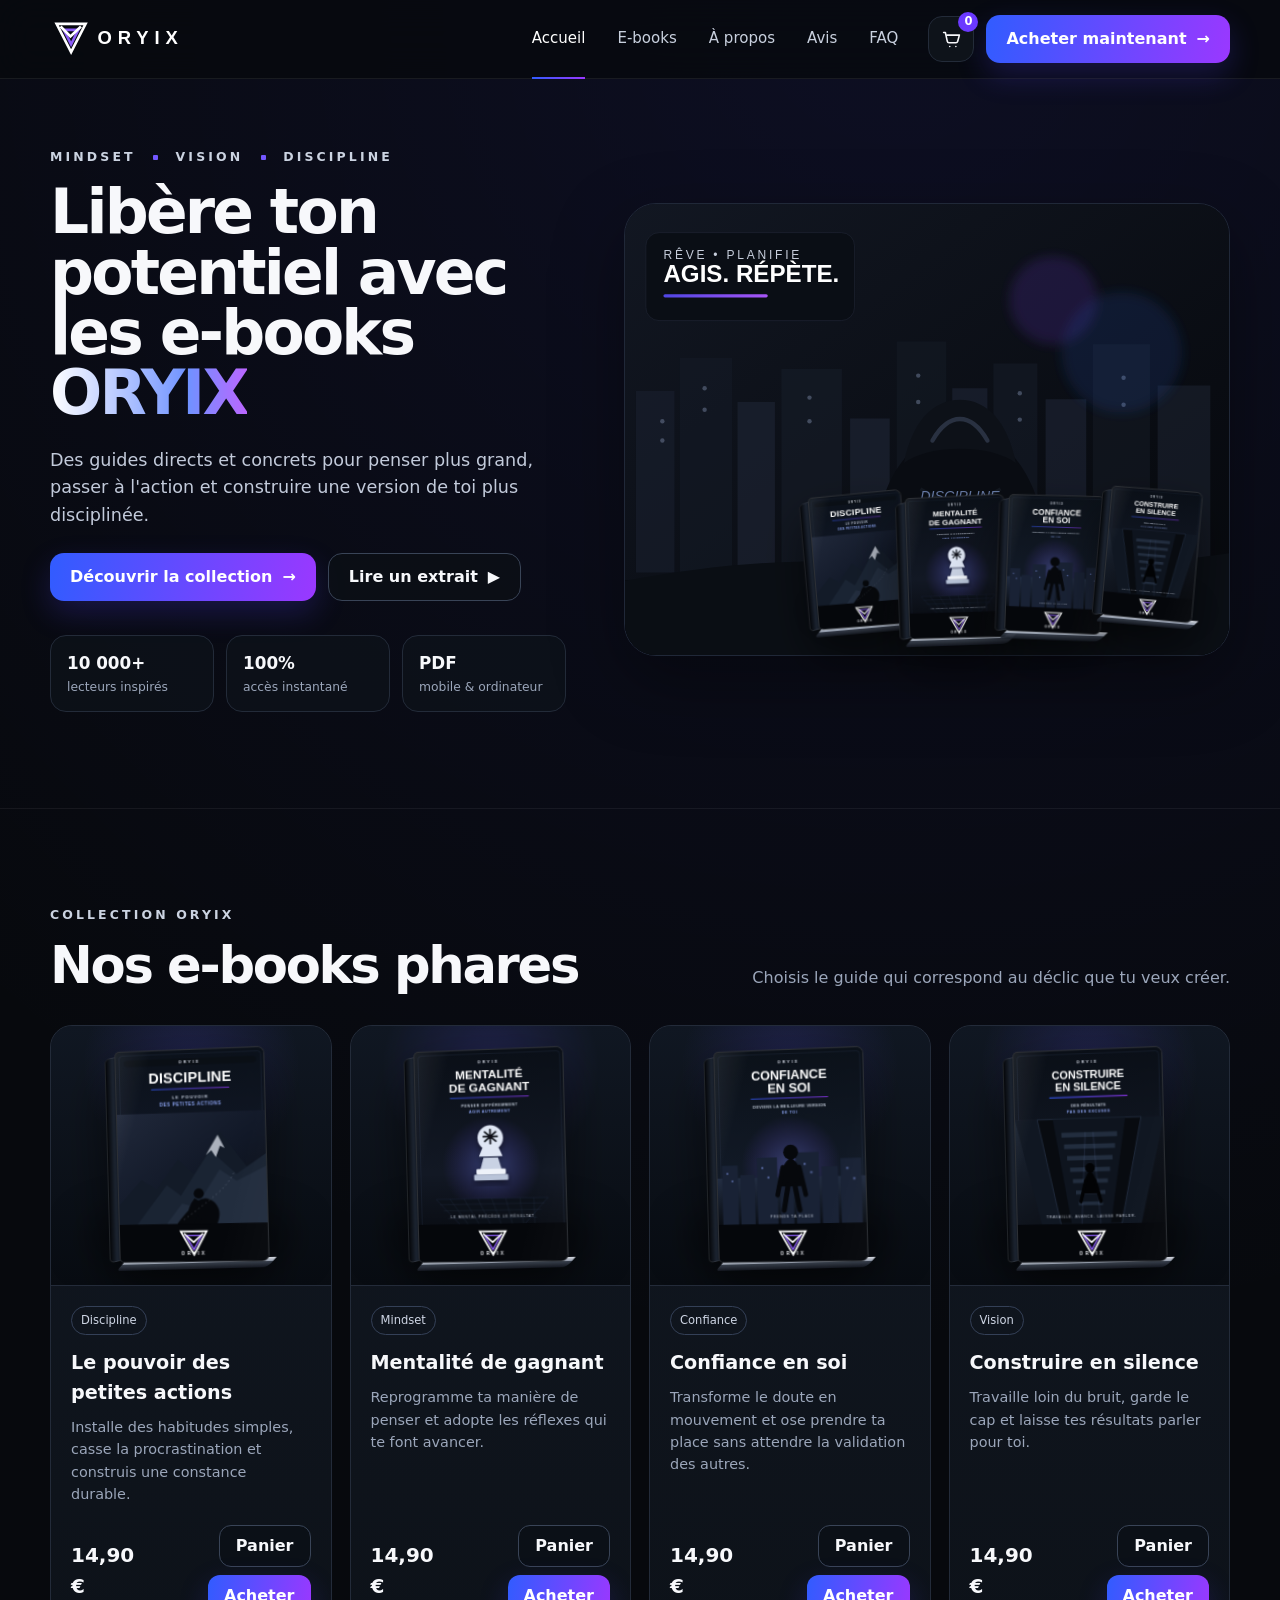
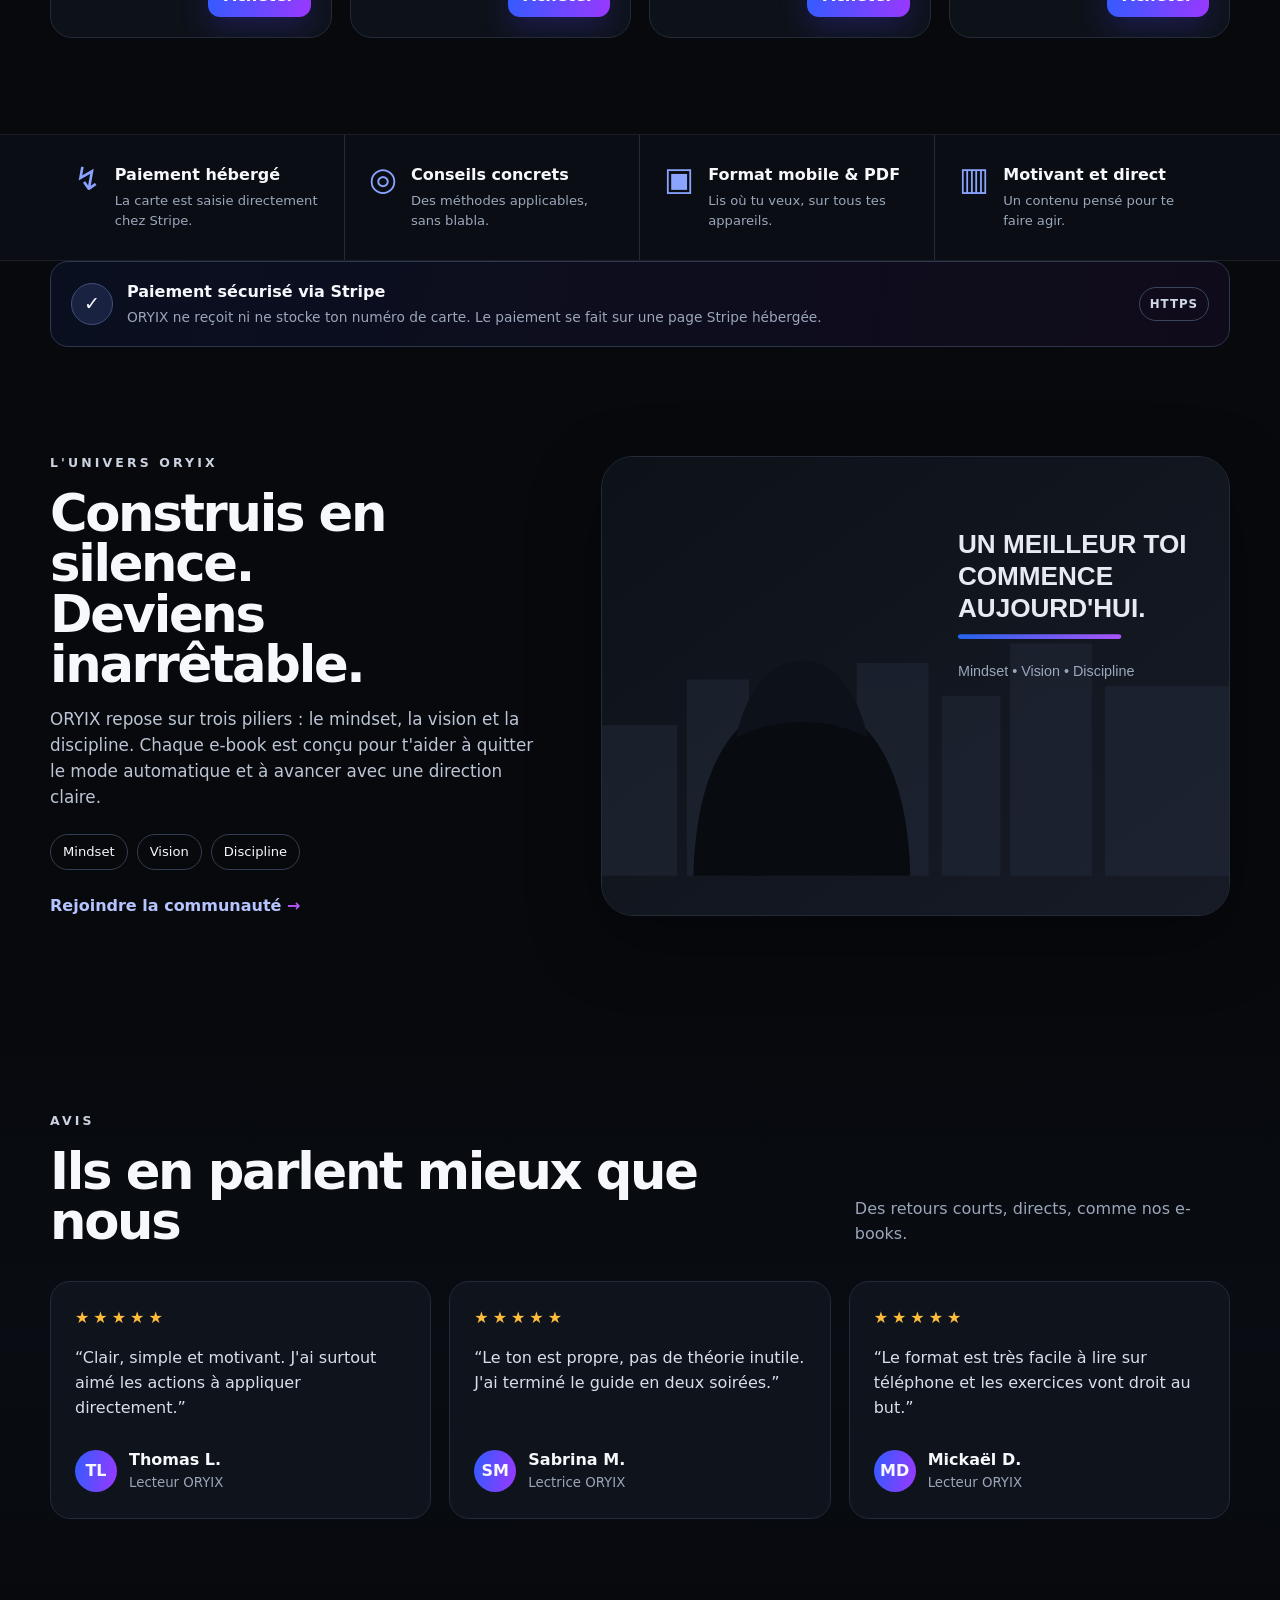
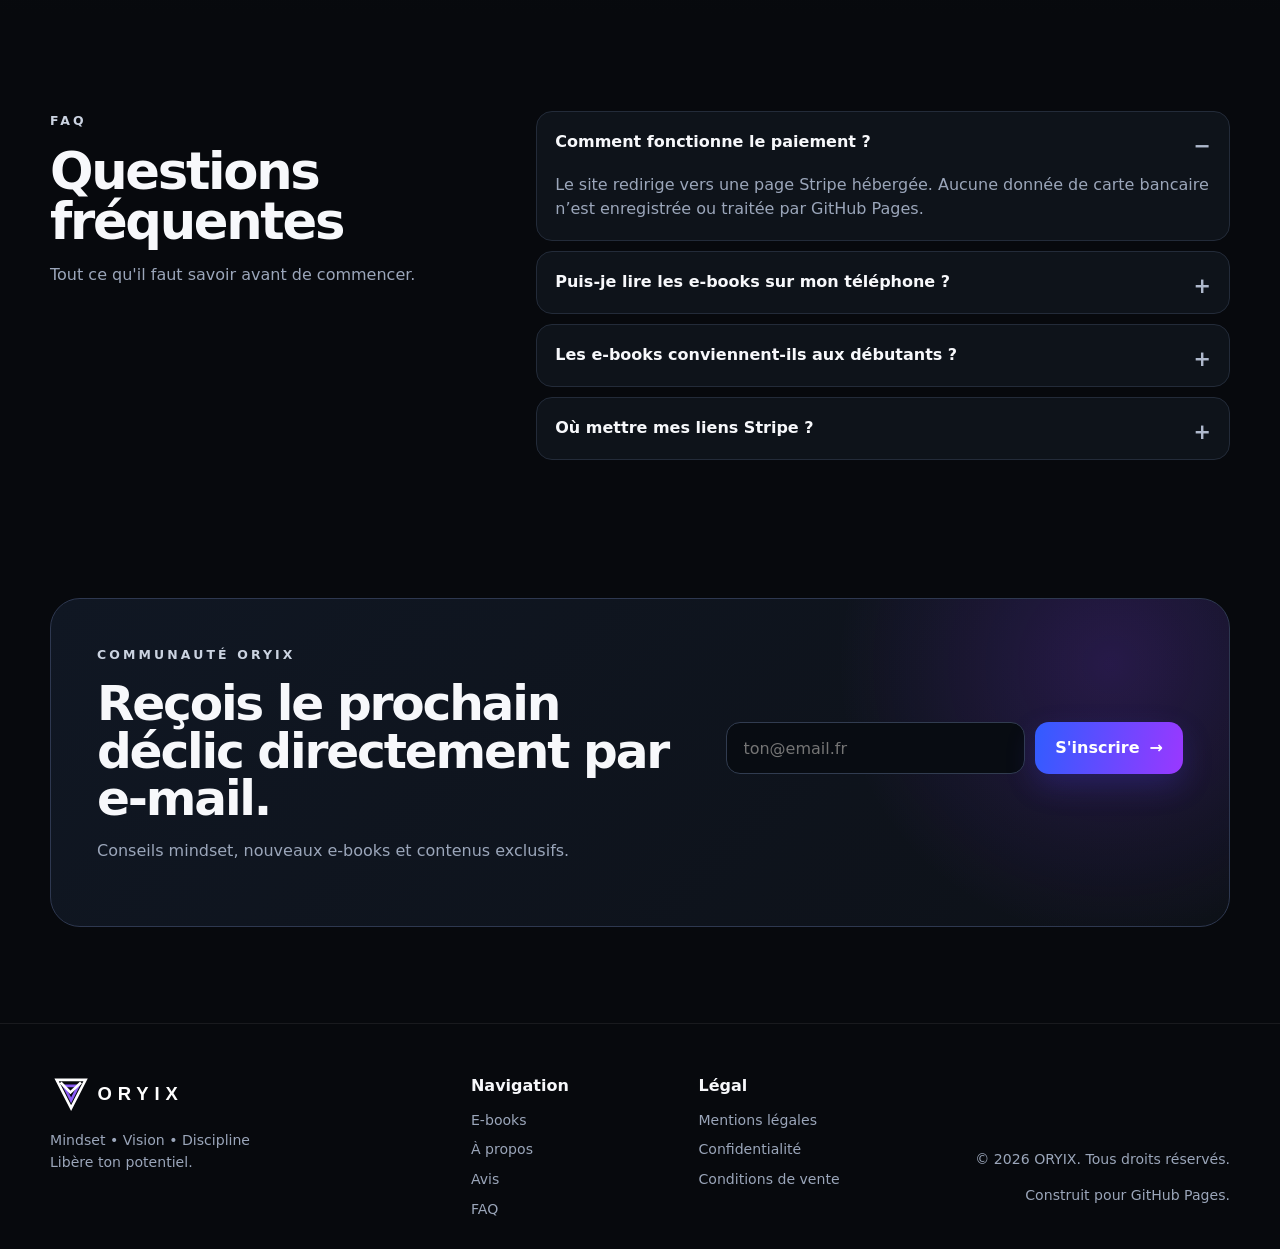
<file: index.html>
<!doctype html>
<html lang="fr">
<head>
  <meta charset="utf-8">
  <meta name="viewport" content="width=device-width, initial-scale=1">
  <meta name="theme-color" content="#07090d">
  <meta name="description" content="ORYIX — e-books de mindset, vision et discipline pour passer à l'action.">
  <title>ORYIX — Libère ton potentiel</title>
  <link rel="icon" href="assets/favicon.svg" type="image/svg+xml">
  <link rel="stylesheet" href="styles.css">
</head>
<body>
  <a class="skip-link" href="#main">Aller au contenu</a>

  <header class="site-header" id="top">
    <div class="container nav-wrap">
      <a class="brand" href="#top" aria-label="ORYIX, accueil">
        <img src="assets/logo.svg" alt="ORYIX">
      </a>

      <button class="menu-toggle" type="button" aria-label="Ouvrir le menu" aria-expanded="false" aria-controls="main-nav">
        <span></span><span></span><span></span>
      </button>

      <nav class="main-nav" id="main-nav" aria-label="Navigation principale">
        <a class="active" href="#top">Accueil</a>
        <a href="#ebooks">E-books</a>
        <a href="#about">À propos</a>
        <a href="#reviews">Avis</a>
        <a href="#faq">FAQ</a>
      </nav>

      <div class="nav-actions">
        <button class="icon-button cart-button" type="button" aria-label="Voir le panier">
          <svg viewBox="0 0 24 24" aria-hidden="true"><path d="M3 4h2l2.2 10.1a2 2 0 0 0 2 1.6h7.9a2 2 0 0 0 1.9-1.4L21 7H7.2M10 20h.01M17 20h.01"/></svg>
          <span class="cart-count" aria-live="polite">0</span>
        </button>
        <a class="btn btn-primary nav-cta" href="#ebooks">Acheter maintenant <span>→</span></a>
      </div>
    </div>
  </header>

  <main id="main">
    <section class="hero section-pad">
      <div class="container hero-grid">
        <div class="hero-copy reveal">
          <p class="eyebrow">MINDSET <i></i> VISION <i></i> DISCIPLINE</p>
          <h1>Libère ton potentiel avec les e-books <span>ORYIX</span></h1>
          <p class="hero-lead">Des guides directs et concrets pour penser plus grand, passer à l'action et construire une version de toi plus disciplinée.</p>
          <div class="hero-buttons">
            <a class="btn btn-primary" href="#ebooks">Découvrir la collection <span>→</span></a>
            <button class="btn btn-ghost preview-button" type="button">Lire un extrait <span>▶</span></button>
          </div>
          <div class="trust-row" aria-label="Avantages principaux">
            <div><strong>10 000+</strong><span>lecteurs inspirés</span></div>
            <div><strong>100%</strong><span>accès instantané</span></div>
            <div><strong>PDF</strong><span>mobile & ordinateur</span></div>
          </div>
        </div>

        <div class="hero-visual reveal" aria-label="Univers ORYIX">
          <img class="hero-art" src="assets/hero-art.svg" alt="Illustration urbaine ORYIX avec une silhouette et une ville de nuit">
          <div class="hero-book-shelf" aria-label="Collection de quatre e-books ORYIX">
            <div class="ebook-mockup hero-book hb1">
              <div class="ebook-cover"><img src="assets/covers/discipline.svg" alt="Couverture de l'e-book Discipline"></div>
            </div>
            <div class="ebook-mockup hero-book hb2">
              <div class="ebook-cover"><img src="assets/covers/mentalite.svg" alt="Couverture de l'e-book Mentalité de gagnant"></div>
            </div>
            <div class="ebook-mockup hero-book hb3">
              <div class="ebook-cover"><img src="assets/covers/confiance.svg" alt="Couverture de l'e-book Confiance en soi"></div>
            </div>
            <div class="ebook-mockup hero-book hb4">
              <div class="ebook-cover"><img src="assets/covers/silence.svg" alt="Couverture de l'e-book Construire en silence"></div>
            </div>
          </div>
        </div>
      </div>
    </section>

    <section class="products section-pad" id="ebooks">
      <div class="container">
        <div class="section-head reveal">
          <div>
            <p class="eyebrow">COLLECTION ORYIX</p>
            <h2>Nos e-books phares</h2>
          </div>
          <p>Choisis le guide qui correspond au déclic que tu veux créer.</p>
        </div>

        <div class="product-grid">
          <article class="product-card reveal" data-product="Discipline" data-price="14.90" data-payment-id="discipline">
            <div class="cover-wrap"><div class="ebook-mockup product-book"><div class="ebook-cover"><img src="assets/covers/discipline.svg" alt="Discipline — Le pouvoir des petites actions"></div></div></div>
            <div class="product-body">
              <span class="pill">Discipline</span>
              <h3>Le pouvoir des petites actions</h3>
              <p>Installe des habitudes simples, casse la procrastination et construis une constance durable.</p>
              <div class="product-bottom"><strong>14,90 €</strong><div class="product-actions"><button class="btn btn-ghost add-cart" type="button">Panier</button><button class="btn btn-primary buy-now" type="button">Acheter</button></div></div>
            </div>
          </article>

          <article class="product-card reveal" data-product="Mentalité de gagnant" data-price="14.90" data-payment-id="mentalite">
            <div class="cover-wrap"><div class="ebook-mockup product-book"><div class="ebook-cover"><img src="assets/covers/mentalite.svg" alt="Mentalité de gagnant"></div></div></div>
            <div class="product-body">
              <span class="pill">Mindset</span>
              <h3>Mentalité de gagnant</h3>
              <p>Reprogramme ta manière de penser et adopte les réflexes qui te font avancer.</p>
              <div class="product-bottom"><strong>14,90 €</strong><div class="product-actions"><button class="btn btn-ghost add-cart" type="button">Panier</button><button class="btn btn-primary buy-now" type="button">Acheter</button></div></div>
            </div>
          </article>

          <article class="product-card reveal" data-product="Confiance en soi" data-price="14.90" data-payment-id="confiance">
            <div class="cover-wrap"><div class="ebook-mockup product-book"><div class="ebook-cover"><img src="assets/covers/confiance.svg" alt="Confiance en soi"></div></div></div>
            <div class="product-body">
              <span class="pill">Confiance</span>
              <h3>Confiance en soi</h3>
              <p>Transforme le doute en mouvement et ose prendre ta place sans attendre la validation des autres.</p>
              <div class="product-bottom"><strong>14,90 €</strong><div class="product-actions"><button class="btn btn-ghost add-cart" type="button">Panier</button><button class="btn btn-primary buy-now" type="button">Acheter</button></div></div>
            </div>
          </article>

          <article class="product-card reveal" data-product="Construire en silence" data-price="14.90" data-payment-id="silence">
            <div class="cover-wrap"><div class="ebook-mockup product-book"><div class="ebook-cover"><img src="assets/covers/silence.svg" alt="Construire en silence"></div></div></div>
            <div class="product-body">
              <span class="pill">Vision</span>
              <h3>Construire en silence</h3>
              <p>Travaille loin du bruit, garde le cap et laisse tes résultats parler pour toi.</p>
              <div class="product-bottom"><strong>14,90 €</strong><div class="product-actions"><button class="btn btn-ghost add-cart" type="button">Panier</button><button class="btn btn-primary buy-now" type="button">Acheter</button></div></div>
            </div>
          </article>
        </div>
      </div>
    </section>

    <section class="benefits">
      <div class="container benefit-grid">
        <div class="benefit reveal"><span class="benefit-icon">↯</span><div><h3>Paiement hébergé</h3><p>La carte est saisie directement chez Stripe.</p></div></div>
        <div class="benefit reveal"><span class="benefit-icon">◎</span><div><h3>Conseils concrets</h3><p>Des méthodes applicables, sans blabla.</p></div></div>
        <div class="benefit reveal"><span class="benefit-icon">▣</span><div><h3>Format mobile & PDF</h3><p>Lis où tu veux, sur tous tes appareils.</p></div></div>
        <div class="benefit reveal"><span class="benefit-icon">▥</span><div><h3>Motivant et direct</h3><p>Un contenu pensé pour te faire agir.</p></div></div>
      </div>
    </section>

    <section class="payment-security" aria-label="Sécurité des paiements">
      <div class="container payment-security-inner reveal">
        <div class="security-mark" aria-hidden="true">✓</div>
        <div><strong>Paiement sécurisé via Stripe</strong><span>ORYIX ne reçoit ni ne stocke ton numéro de carte. Le paiement se fait sur une page Stripe hébergée.</span></div>
        <span class="security-chip">HTTPS</span>
      </div>
    </section>

    <section class="about section-pad" id="about">
      <div class="container about-grid">
        <div class="about-copy reveal">
          <p class="eyebrow">L'UNIVERS ORYIX</p>
          <h2>Construis en silence.<br>Deviens inarrêtable.</h2>
          <p>ORYIX repose sur trois piliers : le mindset, la vision et la discipline. Chaque e-book est conçu pour t'aider à quitter le mode automatique et à avancer avec une direction claire.</p>
          <div class="tag-row"><span>Mindset</span><span>Vision</span><span>Discipline</span></div>
          <a class="text-link" href="#newsletter">Rejoindre la communauté <span>→</span></a>
        </div>
        <div class="about-image reveal"><img src="assets/about-art.svg" alt="Illustration ORYIX : un meilleur toi commence aujourd'hui"></div>
      </div>
    </section>

    <section class="reviews section-pad" id="reviews">
      <div class="container">
        <div class="section-head reveal"><div><p class="eyebrow">AVIS</p><h2>Ils en parlent mieux que nous</h2></div><p>Des retours courts, directs, comme nos e-books.</p></div>
        <div class="review-grid">
          <article class="review-card reveal"><div class="stars">★★★★★</div><p>“Clair, simple et motivant. J'ai surtout aimé les actions à appliquer directement.”</p><div class="person"><span>TL</span><div><strong>Thomas L.</strong><small>Lecteur ORYIX</small></div></div></article>
          <article class="review-card reveal"><div class="stars">★★★★★</div><p>“Le ton est propre, pas de théorie inutile. J'ai terminé le guide en deux soirées.”</p><div class="person"><span>SM</span><div><strong>Sabrina M.</strong><small>Lectrice ORYIX</small></div></div></article>
          <article class="review-card reveal"><div class="stars">★★★★★</div><p>“Le format est très facile à lire sur téléphone et les exercices vont droit au but.”</p><div class="person"><span>MD</span><div><strong>Mickaël D.</strong><small>Lecteur ORYIX</small></div></div></article>
        </div>
      </div>
    </section>

    <section class="faq section-pad" id="faq">
      <div class="container faq-grid">
        <div class="faq-intro reveal"><p class="eyebrow">FAQ</p><h2>Questions fréquentes</h2><p>Tout ce qu'il faut savoir avant de commencer.</p></div>
        <div class="accordion reveal">
          <details open><summary>Comment fonctionne le paiement ?</summary><p>Le site redirige vers une page Stripe hébergée. Aucune donnée de carte bancaire n’est enregistrée ou traitée par GitHub Pages.</p></details>
          <details><summary>Puis-je lire les e-books sur mon téléphone ?</summary><p>Oui. Le design prévoit des fichiers PDF lisibles sur mobile, tablette et ordinateur.</p></details>
          <details><summary>Les e-books conviennent-ils aux débutants ?</summary><p>Oui. Le contenu est présenté de manière progressive et orientée action.</p></details>
          <details><summary>Où mettre mes liens Stripe ?</summary><p>Ajoute uniquement les URLs publiques Stripe Payment Link dans <code>payment-config.js</code>. Ne publie jamais de clé secrète Stripe dans GitHub.</p></details>
        </div>
      </div>
    </section>

    <section class="newsletter section-pad" id="newsletter">
      <div class="container newsletter-box reveal">
        <div><p class="eyebrow">COMMUNAUTÉ ORYIX</p><h2>Reçois le prochain déclic directement par e-mail.</h2><p>Conseils mindset, nouveaux e-books et contenus exclusifs.</p></div>
        <form class="newsletter-form" novalidate>
          <label class="sr-only" for="email">Ton e-mail</label>
          <input id="email" name="email" type="email" autocomplete="email" placeholder="ton@email.fr" required>
          <button class="btn btn-primary" type="submit">S'inscrire <span>→</span></button>
          <p class="form-message" aria-live="polite"></p>
        </form>
      </div>
    </section>
  </main>

  <footer class="site-footer">
    <div class="container footer-grid">
      <div><img class="footer-logo" src="assets/logo.svg" alt="ORYIX"><p>Mindset • Vision • Discipline<br>Libère ton potentiel.</p></div>
      <div class="footer-links"><strong>Navigation</strong><a href="#ebooks">E-books</a><a href="#about">À propos</a><a href="#reviews">Avis</a><a href="#faq">FAQ</a></div>
      <div class="footer-links"><strong>Légal</strong><a href="mentions-legales.html">Mentions légales</a><a href="confidentialite.html">Confidentialité</a><a href="conditions.html">Conditions de vente</a></div>
      <div class="footer-note"><p>© <span id="year"></span> ORYIX. Tous droits réservés.</p><p>Construit pour GitHub Pages.</p></div>
    </div>
  </footer>

  <aside class="cart-panel" aria-hidden="true" aria-label="Panier">
    <div class="cart-head"><h2>Ton panier</h2><button class="icon-button close-cart" type="button" aria-label="Fermer le panier">×</button></div>
    <div class="cart-items"></div>
    <div class="cart-empty">Ton panier est vide.</div>
    <div class="cart-footer"><div><span>Total</span><strong class="cart-total">0,00 €</strong></div><button class="btn btn-primary checkout-button" type="button" disabled>Continuer vers le paiement</button><small class="checkout-help">Aucune donnée bancaire n’est collectée sur ce site. Ajoute tes Payment Links dans <code>payment-config.js</code>.</small></div>
  </aside>
  <div class="overlay" hidden></div>

  <dialog class="payment-modal">
    <button class="payment-modal-close" type="button" aria-label="Fermer">×</button>
    <p class="eyebrow">PAIEMENT SÉCURISÉ</p>
    <h2 class="payment-modal-title">Paiement Stripe</h2>
    <p class="payment-modal-text">Ajoute ton Payment Link Stripe dans payment-config.js.</p>
    <div class="payment-note"><strong>À ne jamais publier :</strong> une clé <code>sk_live_...</code> ou <code>sk_test_...</code>.</div>
  </dialog>

  <dialog class="preview-modal">
    <button class="modal-close" type="button" aria-label="Fermer">×</button>
    <p class="eyebrow">EXTRAIT</p>
    <h2>Discipline — Le pouvoir des petites actions</h2>
    <p class="quote">“Tu n'as pas besoin d'une motivation parfaite. Tu as besoin d'un système assez simple pour continuer les jours où l'envie n'est pas là.”</p>
    <p>Cette fenêtre sert d'exemple. Tu peux remplacer ce texte par un vrai extrait, une vidéo ou un aperçu PDF.</p>
  </dialog>

  <script src="payment-config.js"></script>
  <script src="script.js"></script>
</body>
</html>
</file>
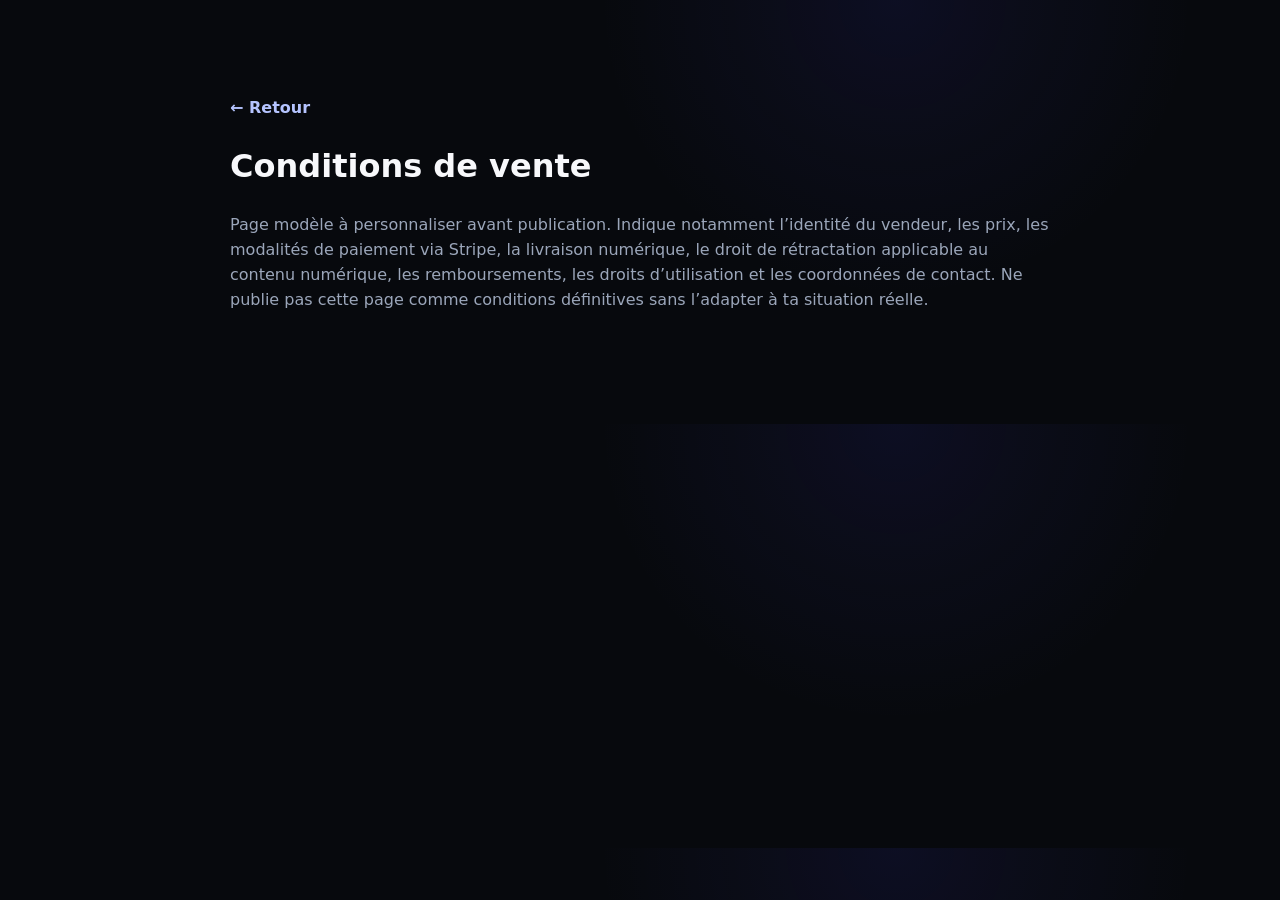
<file: conditions.html>
<!doctype html>
<html lang="fr"><head><meta charset="utf-8"><meta name="viewport" content="width=device-width,initial-scale=1"><title>Conditions de vente — ORYIX</title><link rel="stylesheet" href="styles.css"></head>
<body><main class="section-pad"><div class="container" style="max-width:820px"><a class="text-link" href="index.html">← Retour</a><h1>Conditions de vente</h1><p style="color:#9ba6ba">Page modèle à personnaliser avant publication. Indique notamment l’identité du vendeur, les prix, les modalités de paiement via Stripe, la livraison numérique, le droit de rétractation applicable au contenu numérique, les remboursements, les droits d’utilisation et les coordonnées de contact. Ne publie pas cette page comme conditions définitives sans l’adapter à ta situation réelle.</p></div></main></body></html>
</file>
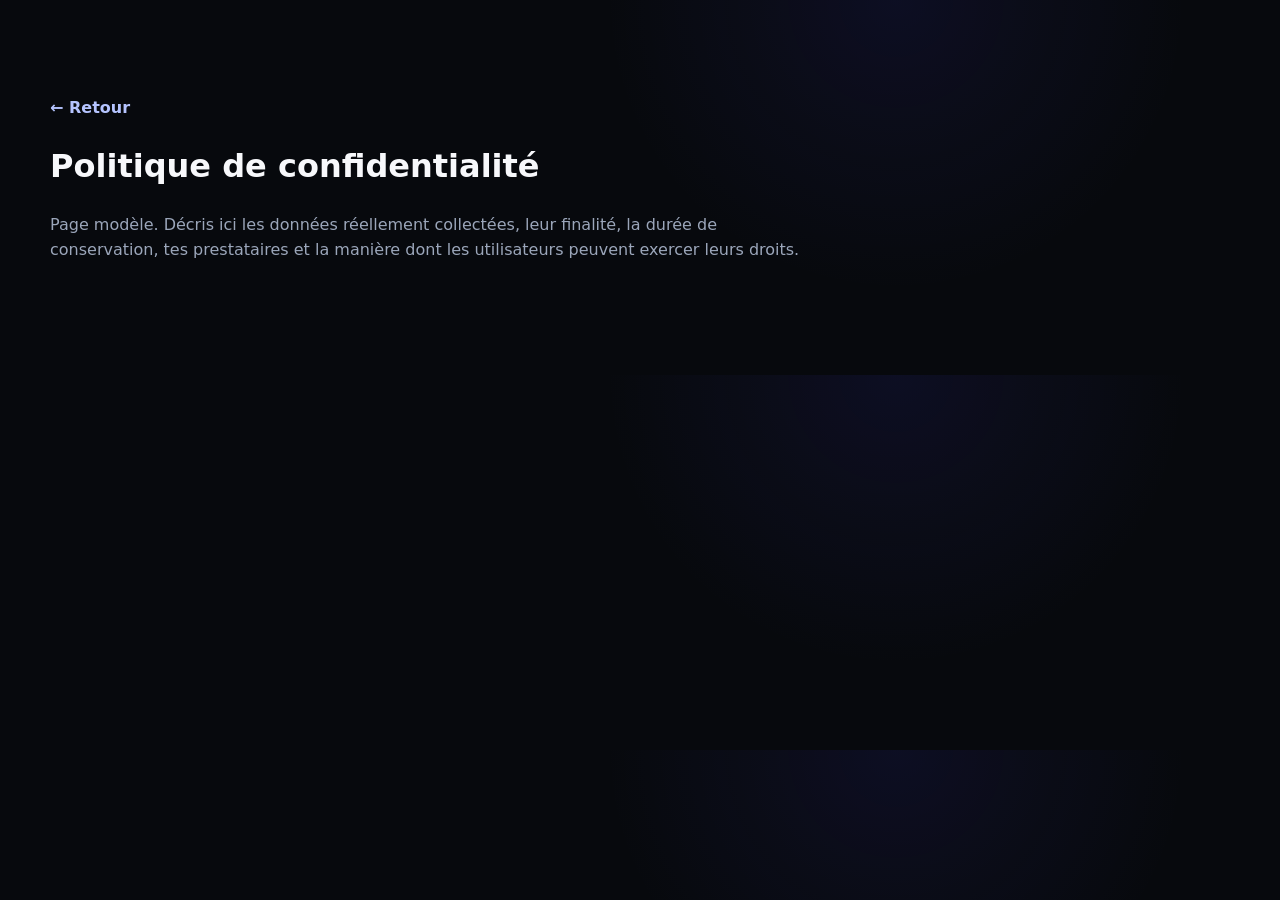
<file: confidentialite.html>
<!doctype html><html lang="fr"><head><meta charset="utf-8"><meta name="viewport" content="width=device-width,initial-scale=1"><title>Confidentialité — ORYIX</title><link rel="stylesheet" href="styles.css"></head><body><main class="section-pad"><div class="container"><a class="text-link" href="index.html">← Retour</a><h1>Politique de confidentialité</h1><p style="color:#9ba6ba;max-width:760px">Page modèle. Décris ici les données réellement collectées, leur finalité, la durée de conservation, tes prestataires et la manière dont les utilisateurs peuvent exercer leurs droits.</p></div></main></body></html>
</file>
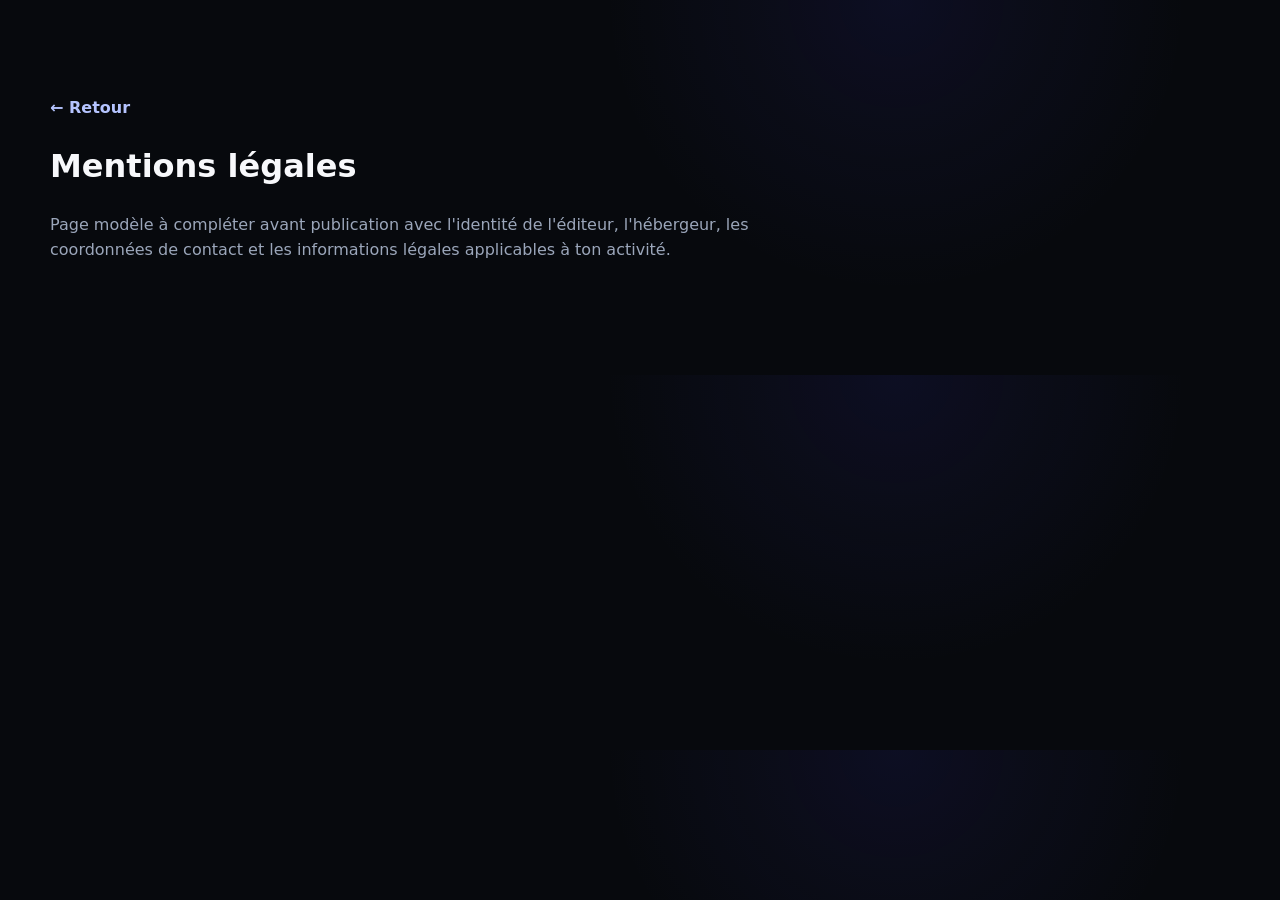
<file: mentions-legales.html>
<!doctype html><html lang="fr"><head><meta charset="utf-8"><meta name="viewport" content="width=device-width,initial-scale=1"><title>Mentions légales — ORYIX</title><link rel="stylesheet" href="styles.css"></head><body><main class="section-pad"><div class="container"><a class="text-link" href="index.html">← Retour</a><h1>Mentions légales</h1><p style="color:#9ba6ba;max-width:760px">Page modèle à compléter avant publication avec l'identité de l'éditeur, l'hébergeur, les coordonnées de contact et les informations légales applicables à ton activité.</p></div></main></body></html>
</file>
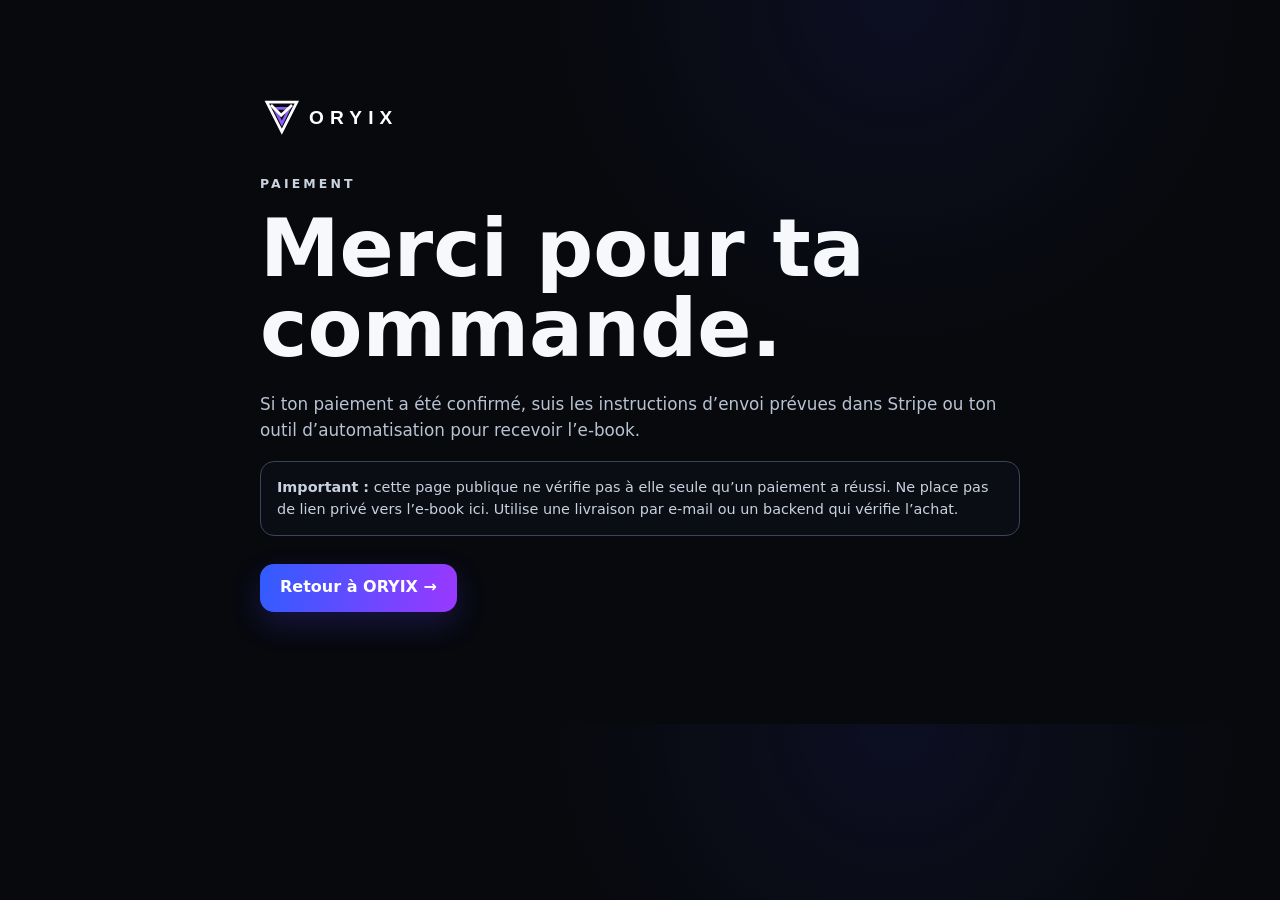
<file: merci.html>
<!doctype html>
<html lang="fr">
<head>
  <meta charset="utf-8">
  <meta name="viewport" content="width=device-width,initial-scale=1">
  <meta name="theme-color" content="#07090d">
  <title>Merci — ORYIX</title>
  <link rel="icon" href="assets/favicon.svg" type="image/svg+xml">
  <link rel="stylesheet" href="styles.css">
</head>
<body>
  <main class="section-pad">
    <div class="container" style="max-width:760px">
      <img src="assets/logo.svg" alt="ORYIX" style="width:150px;margin-bottom:34px">
      <p class="eyebrow">PAIEMENT</p>
      <h1 style="font-size:clamp(2.6rem,8vw,5rem);line-height:1;margin:0 0 22px">Merci pour ta commande.</h1>
      <p style="color:#b8c2d2;font-size:1.05rem">Si ton paiement a été confirmé, suis les instructions d’envoi prévues dans Stripe ou ton outil d’automatisation pour recevoir l’e-book.</p>
      <div class="payment-note"><strong>Important :</strong> cette page publique ne vérifie pas à elle seule qu’un paiement a réussi. Ne place pas de lien privé vers l’e-book ici. Utilise une livraison par e-mail ou un backend qui vérifie l’achat.</div>
      <p style="margin-top:28px"><a class="btn btn-primary" href="index.html">Retour à ORYIX →</a></p>
    </div>
  </main>
</body>
</html>
</file>
<file: styles.css>
:root{
  --bg:#07090d;
  --bg-soft:#0c1016;
  --panel:#10151d;
  --panel-2:#141a24;
  --text:#f7f8fb;
  --muted:#9ba6ba;
  --line:#232b39;
  --blue:#315cff;
  --purple:#9a38ff;
  --accent:linear-gradient(100deg,var(--blue),var(--purple));
  --radius:24px;
  --shadow:0 24px 70px rgba(0,0,0,.35);
  --container:min(1180px,calc(100% - 40px));
}
*{box-sizing:border-box}
html{scroll-behavior:smooth}
body{margin:0;background:radial-gradient(circle at 70% 0%,rgba(76,71,255,.09),transparent 30%),var(--bg);color:var(--text);font-family:Inter,ui-sans-serif,system-ui,-apple-system,BlinkMacSystemFont,"Segoe UI",sans-serif;line-height:1.55;overflow-x:hidden}
img{max-width:100%;display:block}
a{color:inherit;text-decoration:none}
button,input{font:inherit}
button{color:inherit}
.container{width:var(--container);margin-inline:auto}
.section-pad{padding:96px 0}
.sr-only{position:absolute!important;width:1px;height:1px;padding:0;margin:-1px;overflow:hidden;clip:rect(0,0,0,0);white-space:nowrap;border:0}
.skip-link{position:absolute;left:-999px;top:12px;background:#fff;color:#000;padding:10px 14px;border-radius:10px;z-index:999}.skip-link:focus{left:12px}
.site-header{position:sticky;top:0;z-index:60;background:rgba(7,9,13,.78);backdrop-filter:blur(18px);border-bottom:1px solid rgba(255,255,255,.07)}
.nav-wrap{height:78px;display:flex;align-items:center;gap:30px}.brand img{width:145px}.main-nav{margin-left:auto;display:flex;align-items:center;gap:32px}.main-nav a{color:#c8d0de;font-size:.94rem;transition:.2s}.main-nav a:hover,.main-nav a.active{color:#fff}.main-nav a.active{position:relative}.main-nav a.active:after{content:"";position:absolute;left:0;right:0;bottom:-28px;height:2px;background:var(--accent)}
.nav-actions{display:flex;align-items:center;gap:12px}.icon-button{width:46px;height:46px;border:1px solid var(--line);border-radius:14px;background:#0e131a;display:grid;place-items:center;cursor:pointer}.icon-button svg{width:21px;fill:none;stroke:currentColor;stroke-width:1.8;stroke-linecap:round;stroke-linejoin:round}.cart-button{position:relative}.cart-count{position:absolute;right:-5px;top:-5px;min-width:20px;height:20px;padding:0 5px;border-radius:999px;background:#6b39ff;color:#fff;display:grid;place-items:center;font-size:.72rem;font-weight:800}
.btn{border:0;border-radius:14px;min-height:48px;padding:0 20px;display:inline-flex;align-items:center;justify-content:center;gap:10px;font-weight:750;cursor:pointer;transition:transform .2s ease,filter .2s ease,border-color .2s ease;background:none}.btn:hover{transform:translateY(-2px)}.btn-primary{background:var(--accent);color:#fff;box-shadow:0 12px 30px rgba(83,62,255,.22)}.btn-primary:hover{filter:brightness(1.08)}.btn-ghost{border:1px solid #394457;background:rgba(12,16,22,.72)}
.menu-toggle{display:none;background:none;border:0;padding:8px;cursor:pointer}.menu-toggle span{display:block;width:25px;height:2px;background:#fff;margin:5px 0;border-radius:2px}
.hero{padding-top:68px}.hero-grid{display:grid;grid-template-columns:.92fr 1.08fr;gap:58px;align-items:center}.eyebrow{font-size:.78rem;font-weight:850;letter-spacing:.25em;color:#cbd3e1;margin:0 0 16px}.eyebrow i{display:inline-block;width:5px;height:5px;background:#7357ff;border-radius:1px;vertical-align:middle;margin:0 10px}.hero h1,.section-head h2,.about h2,.faq h2,.newsletter h2{font-size:clamp(2.25rem,4.8vw,5rem);line-height:.98;letter-spacing:-.045em;margin:0}.hero h1 span{background:linear-gradient(90deg,#fff,#6f92ff 70%,#bb66ff);-webkit-background-clip:text;background-clip:text;color:transparent}.hero-lead{font-size:1.1rem;color:#c2cada;max-width:630px;margin:24px 0}.hero-buttons{display:flex;flex-wrap:wrap;gap:12px}.trust-row{display:grid;grid-template-columns:repeat(3,1fr);gap:12px;margin-top:34px}.trust-row div{padding:14px 16px;border:1px solid var(--line);border-radius:16px;background:rgba(14,19,26,.7)}.trust-row strong,.trust-row span{display:block}.trust-row strong{font-size:1.05rem}.trust-row span{font-size:.77rem;color:var(--muted);margin-top:2px}.hero-visual{position:relative;min-width:0}.hero-art{border-radius:32px;border:1px solid #202838;box-shadow:var(--shadow)}.floating-book{position:absolute;width:23%;filter:drop-shadow(0 26px 24px rgba(0,0,0,.45));transform-origin:bottom center}.floating-book img{border-radius:5px}.b1{right:8%;bottom:8%;transform:rotate(4deg)}.b2{right:28%;bottom:5%;transform:rotate(-2deg) scale(.93)}.b3{right:48%;bottom:5%;transform:rotate(-6deg) scale(.87)}
.products{border-top:1px solid rgba(255,255,255,.06)}.section-head{display:flex;justify-content:space-between;align-items:end;gap:40px;margin-bottom:34px}.section-head h2,.about h2,.faq h2,.newsletter h2{font-size:clamp(2rem,4vw,3.6rem)}.section-head>p{max-width:480px;color:var(--muted);margin:0}.product-grid{display:grid;grid-template-columns:repeat(4,1fr);gap:18px}.product-card{min-width:0;background:linear-gradient(180deg,#111721,#0d1219);border:1px solid var(--line);border-radius:22px;overflow:hidden;display:flex;flex-direction:column;transition:transform .25s ease,border-color .25s ease}.product-card:hover{transform:translateY(-5px);border-color:#3a4660}.cover-wrap{aspect-ratio:1.25;background:radial-gradient(circle at 50% 20%,rgba(108,92,255,.16),transparent 58%),#0c1118;display:grid;place-items:center;padding:20px;border-bottom:1px solid var(--line)}.cover-wrap img{height:100%;width:auto;border-radius:6px;box-shadow:0 18px 35px rgba(0,0,0,.35)}.product-body{padding:20px;display:flex;flex-direction:column;flex:1}.pill{align-self:flex-start;font-size:.72rem;color:#cfd6e5;border:1px solid #344057;border-radius:999px;padding:5px 9px}.product-body h3{font-size:1.2rem;margin:13px 0 8px}.product-body p{font-size:.9rem;color:var(--muted);margin:0 0 20px}.product-bottom{margin-top:auto;display:flex;align-items:center;justify-content:space-between;gap:12px}.product-bottom strong{font-size:1.25rem}.product-bottom .btn{min-height:42px;padding:0 16px;border-radius:12px}
.benefits{border-block:1px solid rgba(255,255,255,.07);background:#0a0e14}.benefit-grid{display:grid;grid-template-columns:repeat(4,1fr)}.benefit{display:flex;gap:14px;padding:28px 24px;border-right:1px solid var(--line)}.benefit:last-child{border-right:0}.benefit-icon{font-size:2rem;line-height:1;color:#8aa4ff}.benefit h3{margin:0 0 3px;font-size:1rem}.benefit p{margin:0;color:var(--muted);font-size:.82rem}
.about-grid{display:grid;grid-template-columns:.88fr 1.12fr;gap:56px;align-items:center}.about-copy>p:not(.eyebrow){color:#bcc5d4;font-size:1.05rem;max-width:570px}.tag-row{display:flex;flex-wrap:wrap;gap:9px;margin:24px 0}.tag-row span{border:1px solid #343e51;border-radius:999px;padding:7px 12px;font-size:.82rem}.text-link{font-weight:750;color:#b5c4ff}.text-link span{color:#b559ff}.about-image img{border:1px solid var(--line);border-radius:32px;box-shadow:var(--shadow)}
.reviews{background:linear-gradient(180deg,transparent,#090d13 55%,transparent)}.review-grid{display:grid;grid-template-columns:repeat(3,1fr);gap:18px}.review-card{background:#0f141c;border:1px solid var(--line);border-radius:20px;padding:24px}.stars{color:#ffbd3b;letter-spacing:4px}.review-card>p{color:#d9deea;min-height:86px}.person{display:flex;gap:12px;align-items:center}.person>span{width:42px;height:42px;border-radius:50%;background:var(--accent);display:grid;place-items:center;font-weight:800}.person strong,.person small{display:block}.person small{color:var(--muted)}
.faq-grid{display:grid;grid-template-columns:.75fr 1.25fr;gap:70px}.faq-intro>p:last-child{color:var(--muted)}.accordion{display:grid;gap:10px}.accordion details{border:1px solid var(--line);border-radius:16px;background:#0e131a;padding:0 18px}.accordion summary{cursor:pointer;list-style:none;padding:18px 32px 18px 0;font-weight:750;position:relative}.accordion summary::-webkit-details-marker{display:none}.accordion summary:after{content:"+";position:absolute;right:0;font-size:1.3rem;color:#aeb8cc}.accordion details[open] summary:after{content:"−"}.accordion details p{margin:0 0 18px;color:var(--muted)}
.newsletter{padding-top:42px}.newsletter-box{border:1px solid #2e3850;background:radial-gradient(circle at 90% 20%,rgba(138,54,255,.2),transparent 25%),linear-gradient(135deg,#101723,#0d1118);border-radius:30px;padding:46px;display:grid;grid-template-columns:1fr .78fr;gap:44px;align-items:center}.newsletter h2{font-size:clamp(2rem,3.8vw,3.2rem)}.newsletter-box>div>p:last-child{color:var(--muted)}.newsletter-form{display:grid;grid-template-columns:1fr auto;gap:10px}.newsletter-form input{min-width:0;background:#080c12;border:1px solid #313c50;color:#fff;border-radius:14px;padding:0 16px;height:52px;outline:none}.newsletter-form input:focus{border-color:#6b6fff;box-shadow:0 0 0 3px rgba(85,75,255,.15)}.form-message{grid-column:1/-1;margin:0;min-height:1.3em;color:#aeb9cc;font-size:.84rem}
.site-footer{border-top:1px solid rgba(255,255,255,.07);padding:50px 0 28px}.footer-grid{display:grid;grid-template-columns:1.4fr .7fr .8fr 1fr;gap:34px}.footer-logo{width:145px;margin-bottom:12px}.footer-grid p{color:var(--muted);font-size:.88rem}.footer-links{display:flex;flex-direction:column;gap:8px}.footer-links strong{margin-bottom:3px}.footer-links a{color:var(--muted);font-size:.88rem}.footer-links a:hover{color:#fff}.footer-note{text-align:right;align-self:end}
.cart-panel{position:fixed;right:0;top:0;height:100%;width:min(430px,92vw);z-index:100;background:#0b0f15;border-left:1px solid var(--line);transform:translateX(102%);transition:transform .3s ease;display:flex;flex-direction:column;padding:20px}.cart-panel.open{transform:none}.cart-head{display:flex;align-items:center;justify-content:space-between;border-bottom:1px solid var(--line);padding-bottom:15px}.cart-head h2{margin:0}.cart-items{display:grid;gap:10px;padding:18px 0;overflow:auto}.cart-item{display:grid;grid-template-columns:1fr auto;gap:12px;border:1px solid var(--line);border-radius:14px;padding:14px;background:#10151d}.cart-item small{display:block;color:var(--muted)}.cart-item button{background:none;border:0;color:#a8b1c2;cursor:pointer}.cart-empty{color:var(--muted);padding:30px 0}.cart-footer{margin-top:auto;border-top:1px solid var(--line);padding-top:18px}.cart-footer>div{display:flex;justify-content:space-between;font-size:1.15rem;margin-bottom:14px}.cart-footer .btn{width:100%}.cart-footer small{display:block;color:var(--muted);margin-top:10px}.overlay{position:fixed;inset:0;background:rgba(0,0,0,.65);z-index:90}.preview-modal{max-width:620px;width:calc(100% - 30px);background:#0e131a;color:#fff;border:1px solid #2f394c;border-radius:24px;padding:34px;box-shadow:var(--shadow)}.preview-modal::backdrop{background:rgba(0,0,0,.72)}.modal-close{position:absolute;right:16px;top:14px;background:none;border:0;color:#fff;font-size:2rem;cursor:pointer}.preview-modal h2{font-size:2rem}.preview-modal p{color:#bfc7d5}.preview-modal .quote{color:#fff;font-size:1.12rem;border-left:3px solid #7757ff;padding-left:18px}
.reveal{opacity:0;transform:translateY(18px);transition:opacity .6s ease,transform .6s ease}.reveal.visible{opacity:1;transform:none}
@media (prefers-reduced-motion:reduce){html{scroll-behavior:auto}.reveal{opacity:1;transform:none;transition:none}.btn,.product-card{transition:none}}
@media (max-width:1040px){.main-nav{gap:20px}.nav-cta{display:none}.hero-grid{grid-template-columns:1fr;gap:40px}.hero-copy{max-width:760px}.hero-visual{max-width:860px}.product-grid{grid-template-columns:repeat(2,1fr)}.benefit-grid{grid-template-columns:repeat(2,1fr)}.benefit:nth-child(2){border-right:0}.benefit:nth-child(-n+2){border-bottom:1px solid var(--line)}.about-grid{grid-template-columns:1fr}.about-image{max-width:850px}.footer-grid{grid-template-columns:1fr 1fr}.footer-note{text-align:left}}
@media (max-width:760px){:root{--container:min(100% - 28px,1180px)}.section-pad{padding:68px 0}.nav-wrap{height:70px}.brand img{width:128px}.menu-toggle{display:block;order:-1}.main-nav{position:absolute;left:14px;right:14px;top:78px;display:none;flex-direction:column;align-items:stretch;gap:0;background:#0b1017;border:1px solid var(--line);border-radius:18px;padding:8px;box-shadow:var(--shadow)}.main-nav.open{display:flex}.main-nav a{padding:13px 14px;border-radius:11px}.main-nav a.active:after{display:none}.nav-wrap{gap:10px}.nav-actions{margin-left:auto}.cart-button{width:42px;height:42px}.hero{padding-top:40px}.hero h1{font-size:clamp(2.65rem,13vw,4.2rem)}.hero-lead{font-size:1rem}.hero-buttons .btn{width:100%}.trust-row{grid-template-columns:1fr 1fr}.trust-row div:last-child{grid-column:1/-1}.hero-visual{margin-inline:-8px}.floating-book{width:26%}.b3{display:none}.section-head{display:block}.section-head>p{margin-top:12px}.product-grid{grid-template-columns:1fr}.product-card{display:grid;grid-template-columns:125px 1fr}.cover-wrap{aspect-ratio:auto;height:100%;padding:14px}.cover-wrap img{width:100%;height:auto}.product-body{padding:17px}.product-body p{font-size:.86rem}.benefit-grid{grid-template-columns:1fr}.benefit{border-right:0;border-bottom:1px solid var(--line)}.benefit:last-child{border-bottom:0}.about-grid{gap:30px}.review-grid{grid-template-columns:1fr}.faq-grid{grid-template-columns:1fr;gap:28px}.newsletter-box{grid-template-columns:1fr;padding:28px 20px}.newsletter-form{grid-template-columns:1fr}.newsletter-form .btn{width:100%}.footer-grid{grid-template-columns:1fr 1fr}.footer-grid>div:first-child,.footer-note{grid-column:1/-1}.footer-note{text-align:left}.preview-modal{padding:28px 22px}}
@media (max-width:430px){.brand img{width:108px}.product-card{grid-template-columns:105px 1fr}.product-bottom{align-items:flex-start;flex-direction:column}.product-bottom .btn{width:100%}.footer-grid{grid-template-columns:1fr}.footer-grid>div{grid-column:auto!important}.floating-book{width:28%}.b1{right:7%}.b2{right:33%}}

/* Paiements Stripe */
.product-actions{display:flex;gap:8px;flex-wrap:wrap;justify-content:flex-end}.product-actions .btn{min-width:84px}.product-actions .btn-ghost{background:#0b1017}
.payment-security{padding:0 0 10px}.payment-security-inner{display:grid;grid-template-columns:auto 1fr auto;gap:14px;align-items:center;border:1px solid #2c3850;background:linear-gradient(100deg,rgba(49,92,255,.08),rgba(154,56,255,.06));border-radius:18px;padding:18px 20px}.security-mark{width:42px;height:42px;border-radius:50%;display:grid;place-items:center;background:rgba(111,146,255,.14);border:1px solid #3e5078;font-size:1.2rem;font-weight:900}.payment-security-inner strong,.payment-security-inner span{display:block}.payment-security-inner>div:nth-child(2)>span{margin-top:2px;color:var(--muted);font-size:.86rem}.security-chip{border:1px solid #3a4760;border-radius:999px;padding:7px 10px;font-size:.74rem;font-weight:850;letter-spacing:.08em;color:#cfd8e8}.payment-modal{max-width:620px;width:calc(100% - 30px);background:#0e131a;color:#fff;border:1px solid #2f394c;border-radius:24px;padding:34px;box-shadow:var(--shadow)}.payment-modal::backdrop{background:rgba(0,0,0,.72)}.payment-modal-close{position:absolute;right:16px;top:14px;background:none;border:0;color:#fff;font-size:2rem;cursor:pointer}.payment-modal h2{font-size:2rem;margin:0 0 14px}.payment-modal p{color:#bfc7d5}.payment-note{margin-top:18px;padding:14px 16px;border:1px solid #3a455b;border-radius:14px;background:#0a0e14;color:#c9d1df;font-size:.9rem}.payment-note code,.cart-footer code{color:#d8c6ff}.checkout-help{line-height:1.45}
@media (max-width:760px){.product-actions{width:100%;display:grid;grid-template-columns:1fr 1fr}.product-actions .btn{width:100%;padding-inline:12px}.payment-security-inner{grid-template-columns:auto 1fr}.security-chip{grid-column:2;justify-self:start}.payment-modal{padding:28px 22px}}
@media (max-width:430px){.product-bottom{gap:10px}.product-actions{grid-template-columns:1fr}.product-actions .btn{min-height:40px}.payment-security-inner{grid-template-columns:1fr}.security-chip{grid-column:auto}.security-mark{width:38px;height:38px}}

/* =========================================================
   ORYIX — mockups 3D des e-books
   Ces effets utilisent uniquement les couvertures locales du dossier
   assets/covers : aucun service externe ni génération d'image requise.
   ========================================================= */
.ebook-mockup{
  position:relative;
  width:100%;
  max-width:190px;
  aspect-ratio:760/1080;
  isolation:isolate;
  filter:drop-shadow(0 24px 25px rgba(0,0,0,.52));
}
.ebook-mockup::before{
  content:"";
  position:absolute;
  z-index:0;
  top:2.1%;
  bottom:1.4%;
  left:-10px;
  width:14px;
  border-radius:5px 0 0 5px;
  background:linear-gradient(90deg,#05070a,#1c2431 48%,#090c11);
  border:1px solid rgba(255,255,255,.09);
  transform:skewY(-12deg);
  transform-origin:right center;
}
.ebook-mockup::after{
  content:"";
  position:absolute;
  z-index:0;
  left:4%;
  right:-8px;
  bottom:-8px;
  height:10px;
  border-radius:0 0 5px 3px;
  background:linear-gradient(180deg,#edf1f8,#9ca6b7 42%,#3a424f 44%,#151922 100%);
  transform:skewX(-43deg);
  transform-origin:left top;
  opacity:.9;
}
.ebook-cover{
  position:absolute;
  z-index:2;
  inset:0;
  overflow:hidden;
  border-radius:5px 7px 7px 5px;
  background:#0a0e14;
  border:1px solid rgba(255,255,255,.14);
  box-shadow:inset 10px 0 14px rgba(255,255,255,.035),inset -2px 0 6px rgba(0,0,0,.45);
  transform:perspective(900px) rotateY(-7deg);
  transform-origin:left center;
}
.ebook-cover::after{
  content:"";
  position:absolute;
  inset:0;
  pointer-events:none;
  background:linear-gradient(105deg,rgba(255,255,255,.08),transparent 18%,transparent 75%,rgba(255,255,255,.025));
  mix-blend-mode:screen;
}
.ebook-cover img{
  display:block;
  width:100%;
  height:100%;
  object-fit:cover;
  border-radius:0;
}

/* Hero : étagère de 4 livres, proche de la maquette visuelle */
.hero-book-shelf{
  position:absolute;
  z-index:4;
  right:2.5%;
  bottom:3%;
  width:67%;
  height:70%;
  pointer-events:none;
}
.hero-book{
  position:absolute;
  bottom:0;
  width:25%;
  max-width:none;
  transition:transform .35s ease,filter .35s ease;
}
.hb1{left:0;bottom:3%;transform:rotate(-5deg) scale(.92)}
.hb2{left:24%;bottom:1%;transform:rotate(-2deg) scale(.98)}
.hb3{left:48%;bottom:2%;transform:rotate(2deg) scale(.95)}
.hb4{left:72%;bottom:5%;transform:rotate(5deg) scale(.9)}
.hero-visual::after{
  content:"";
  position:absolute;
  z-index:3;
  right:2%;
  bottom:1%;
  width:70%;
  height:18%;
  background:radial-gradient(ellipse,rgba(0,0,0,.62),transparent 68%);
  filter:blur(12px);
  pointer-events:none;
}

/* Cartes produits : vrai effet "livre" au lieu d'une image plate */
.cover-wrap{
  overflow:hidden;
  position:relative;
  min-height:260px;
  background:
    radial-gradient(circle at 50% 16%,rgba(97,82,255,.19),transparent 42%),
    linear-gradient(180deg,#101722,#080c12);
}
.cover-wrap::before{
  content:"";
  position:absolute;
  inset:auto 12% 8% 12%;
  height:20%;
  border-radius:50%;
  background:rgba(0,0,0,.46);
  filter:blur(20px);
}
.cover-wrap .product-book{
  width:min(62%,180px);
  max-width:none;
  transform:rotate(-1.5deg);
  transition:transform .3s ease,filter .3s ease;
}
.product-card:hover .product-book{
  transform:translateY(-4px) rotate(-.5deg) scale(1.025);
  filter:drop-shadow(0 30px 30px rgba(0,0,0,.58));
}
.cover-wrap img{
  height:100%;
  width:100%;
  border-radius:0;
  box-shadow:none;
}

@media (max-width:1040px){
  .hero-book-shelf{width:62%;height:68%;right:3%}
  .cover-wrap{min-height:300px}
}

@media (max-width:760px){
  .hero-visual{min-height:410px}
  .hero-art{width:100%;height:410px;object-fit:cover;object-position:42% center}
  .hero-book-shelf{width:72%;height:62%;right:1%;bottom:1%}
  .hero-book{width:27%}
  .hb1{left:-1%;bottom:2%;transform:rotate(-5deg) scale(.9)}
  .hb2{left:23%;bottom:0;transform:rotate(-2deg) scale(.96)}
  .hb3{left:47%;bottom:1%;transform:rotate(2deg) scale(.93)}
  .hb4{left:71%;bottom:4%;transform:rotate(5deg) scale(.86)}
  .cover-wrap{min-height:0;padding:14px;overflow:visible}
  .cover-wrap::before{inset:auto 8% 8% 8%;height:16%}
  .cover-wrap .product-book{width:94%;max-width:118px;margin:auto}
}

@media (max-width:430px){
  .hero-visual{min-height:365px}
  .hero-art{height:365px}
  .hero-book-shelf{width:78%;height:58%;right:-2%;bottom:0}
  .hero-book{width:28%}
  .cover-wrap .product-book{width:100%;max-width:96px}
  .ebook-mockup::before{left:-7px;width:10px}
  .ebook-mockup::after{right:-6px;bottom:-6px;height:7px}
}
</file>
